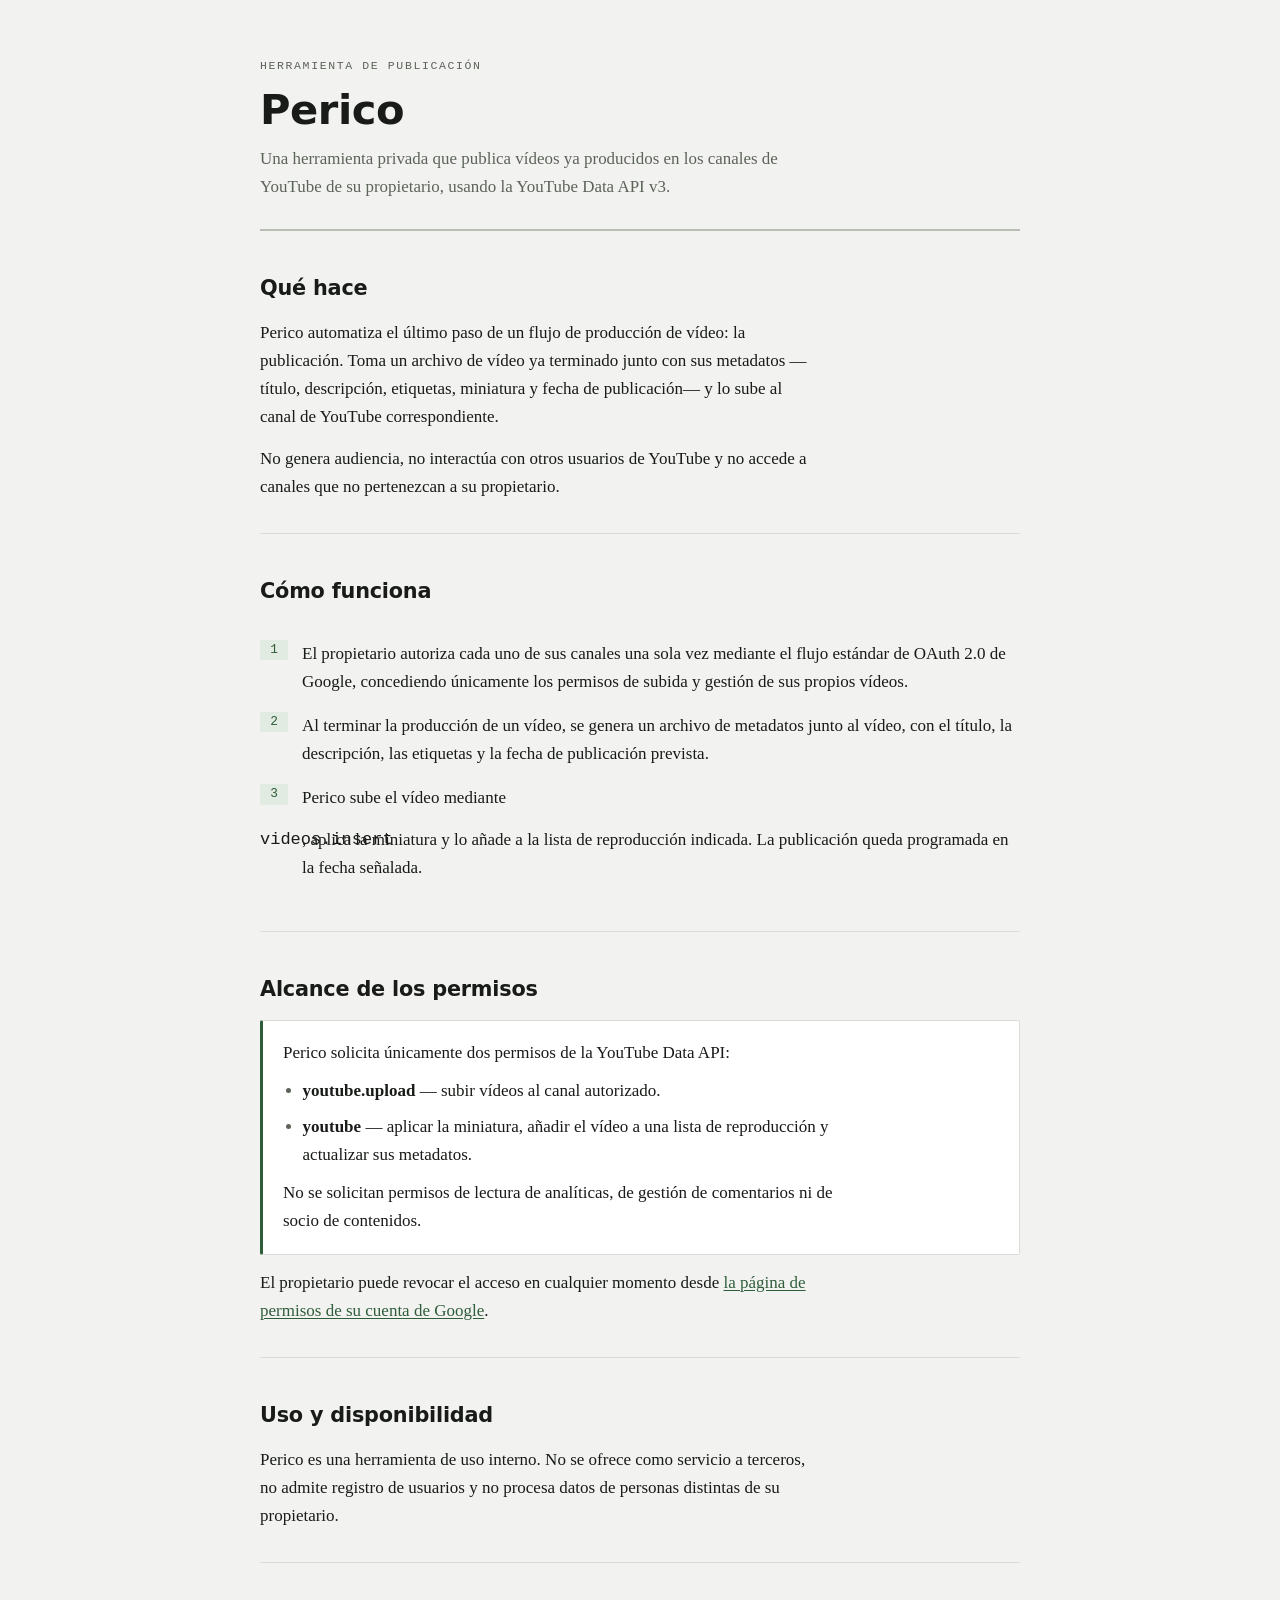
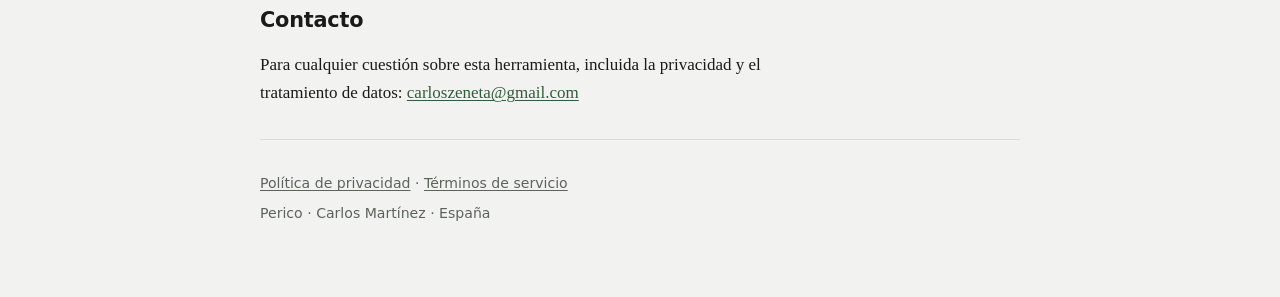
<file: index.html>
<!doctype html>
<html lang="es">
<head>
<meta charset="utf-8">
<meta name="viewport" content="width=device-width,initial-scale=1">
<title>Perico — Publicación automatizada de vídeo</title>
<meta name="description" content="Perico es una herramienta privada que publica vídeos en los canales de YouTube de su propietario a través de la YouTube Data API.">
<link rel="stylesheet" href="style.css">
</head>
<body>
<div class="wrap">

  <header class="site">
    <span class="kicker">Herramienta de publicación</span>
    <h1>Perico</h1>
    <p class="lede">Una herramienta privada que publica vídeos ya producidos en los canales de YouTube de su propietario, usando la YouTube Data API v3.</p>
  </header>

  <section>
    <h2>Qué hace</h2>
    <p>Perico automatiza el último paso de un flujo de producción de vídeo: la publicación. Toma un archivo de vídeo ya terminado junto con sus metadatos —título, descripción, etiquetas, miniatura y fecha de publicación— y lo sube al canal de YouTube correspondiente.</p>
    <p>No genera audiencia, no interactúa con otros usuarios de YouTube y no accede a canales que no pertenezcan a su propietario.</p>
  </section>

  <section>
    <h2>Cómo funciona</h2>
    <ol class="steps">
      <li>El propietario autoriza cada uno de sus canales una sola vez mediante el flujo estándar de OAuth&nbsp;2.0 de Google, concediendo únicamente los permisos de subida y gestión de sus propios vídeos.</li>
      <li>Al terminar la producción de un vídeo, se genera un archivo de metadatos junto al vídeo, con el título, la descripción, las etiquetas y la fecha de publicación prevista.</li>
      <li>Perico sube el vídeo mediante <code>videos.insert</code>, aplica la miniatura y lo añade a la lista de reproducción indicada. La publicación queda programada en la fecha señalada.</li>
    </ol>
  </section>

  <section>
    <h2>Alcance de los permisos</h2>
    <div class="box">
      <p>Perico solicita únicamente dos permisos de la YouTube Data API:</p>
      <ul>
        <li><strong>youtube.upload</strong> — subir vídeos al canal autorizado.</li>
        <li><strong>youtube</strong> — aplicar la miniatura, añadir el vídeo a una lista de reproducción y actualizar sus metadatos.</li>
      </ul>
      <p>No se solicitan permisos de lectura de analíticas, de gestión de comentarios ni de socio de contenidos.</p>
    </div>
    <p>El propietario puede revocar el acceso en cualquier momento desde <a href="https://myaccount.google.com/permissions" rel="noopener">la página de permisos de su cuenta de Google</a>.</p>
  </section>

  <section>
    <h2>Uso y disponibilidad</h2>
    <p>Perico es una herramienta de uso interno. No se ofrece como servicio a terceros, no admite registro de usuarios y no procesa datos de personas distintas de su propietario.</p>
  </section>

  <section>
    <h2>Contacto</h2>
    <p>Para cualquier cuestión sobre esta herramienta, incluida la privacidad y el tratamiento de datos: <a href="mailto:carloszeneta@gmail.com">carloszeneta@gmail.com</a></p>
  </section>

  <footer>
    <p><a href="privacidad.html">Política de privacidad</a> · <a href="terminos.html">Términos de servicio</a></p>
    <p>Perico · Carlos Martínez · España</p>
  </footer>

</div>
</body>
</html>
</file>
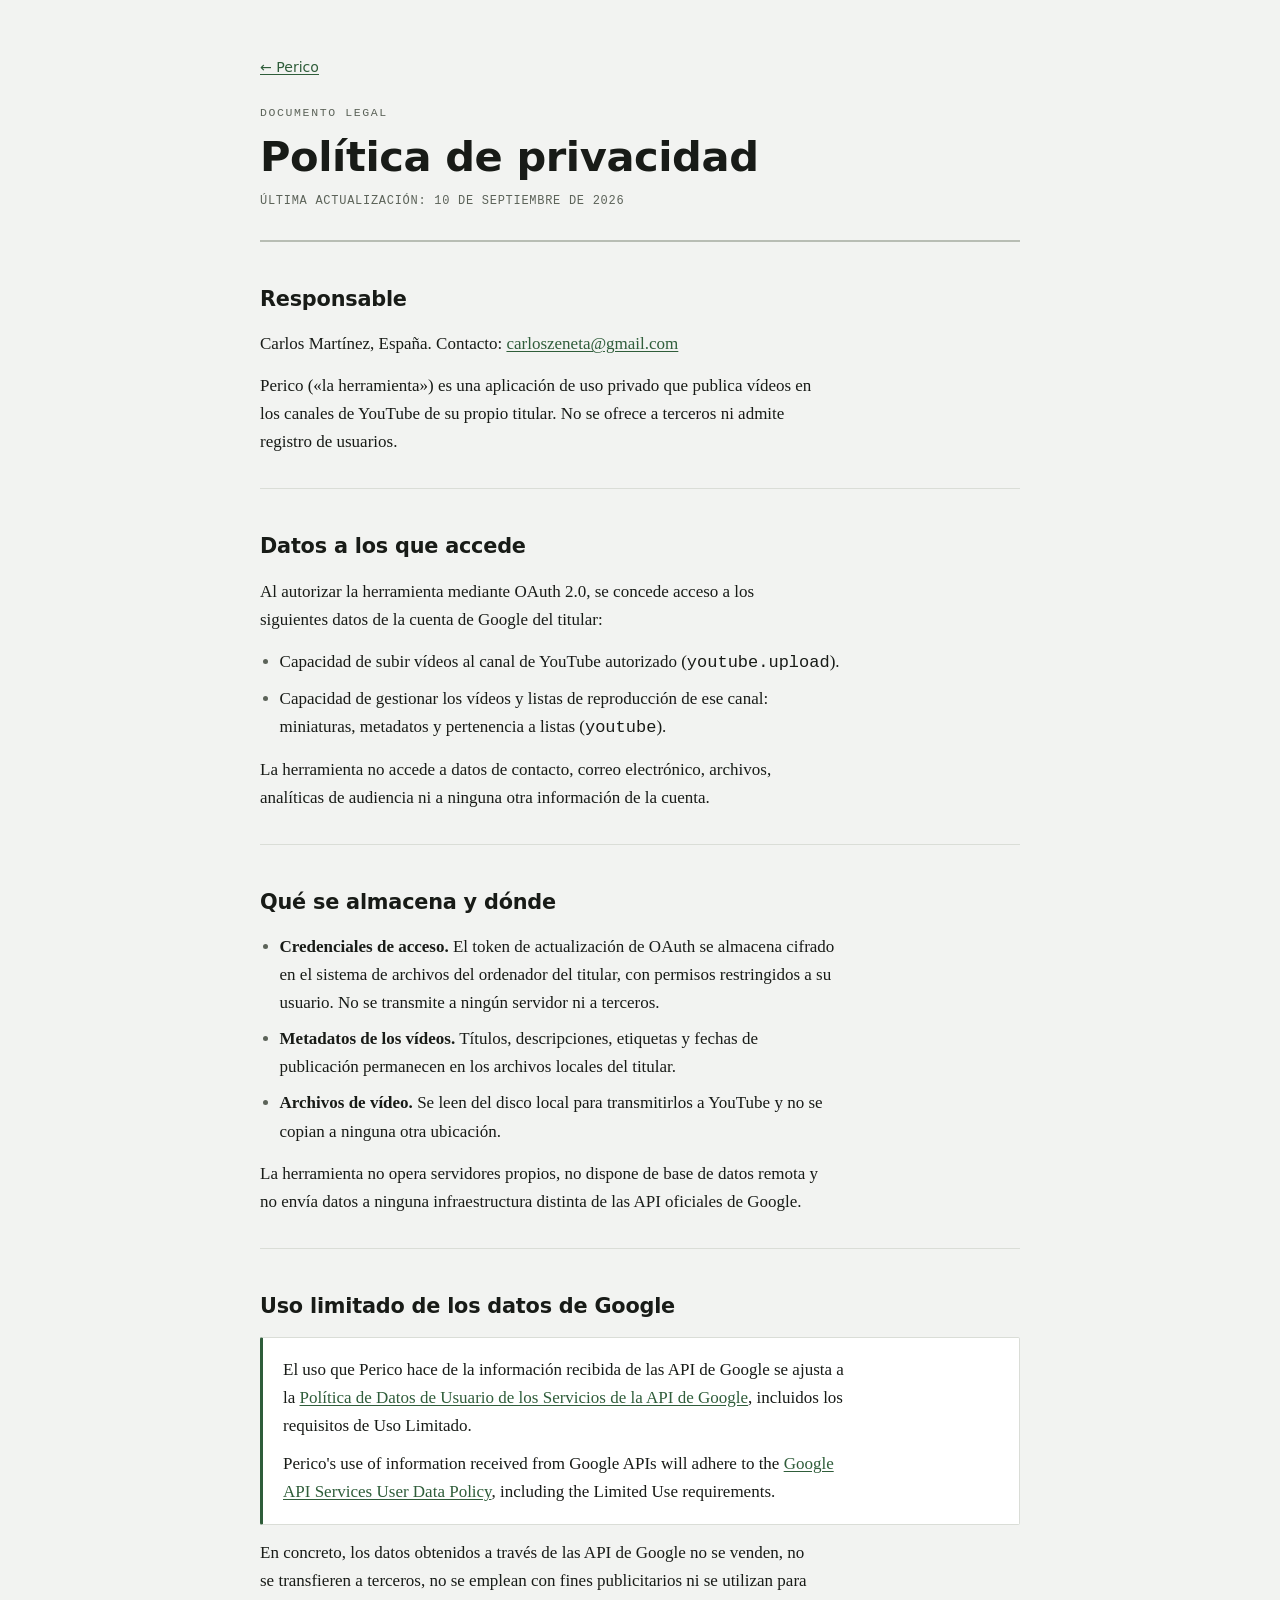
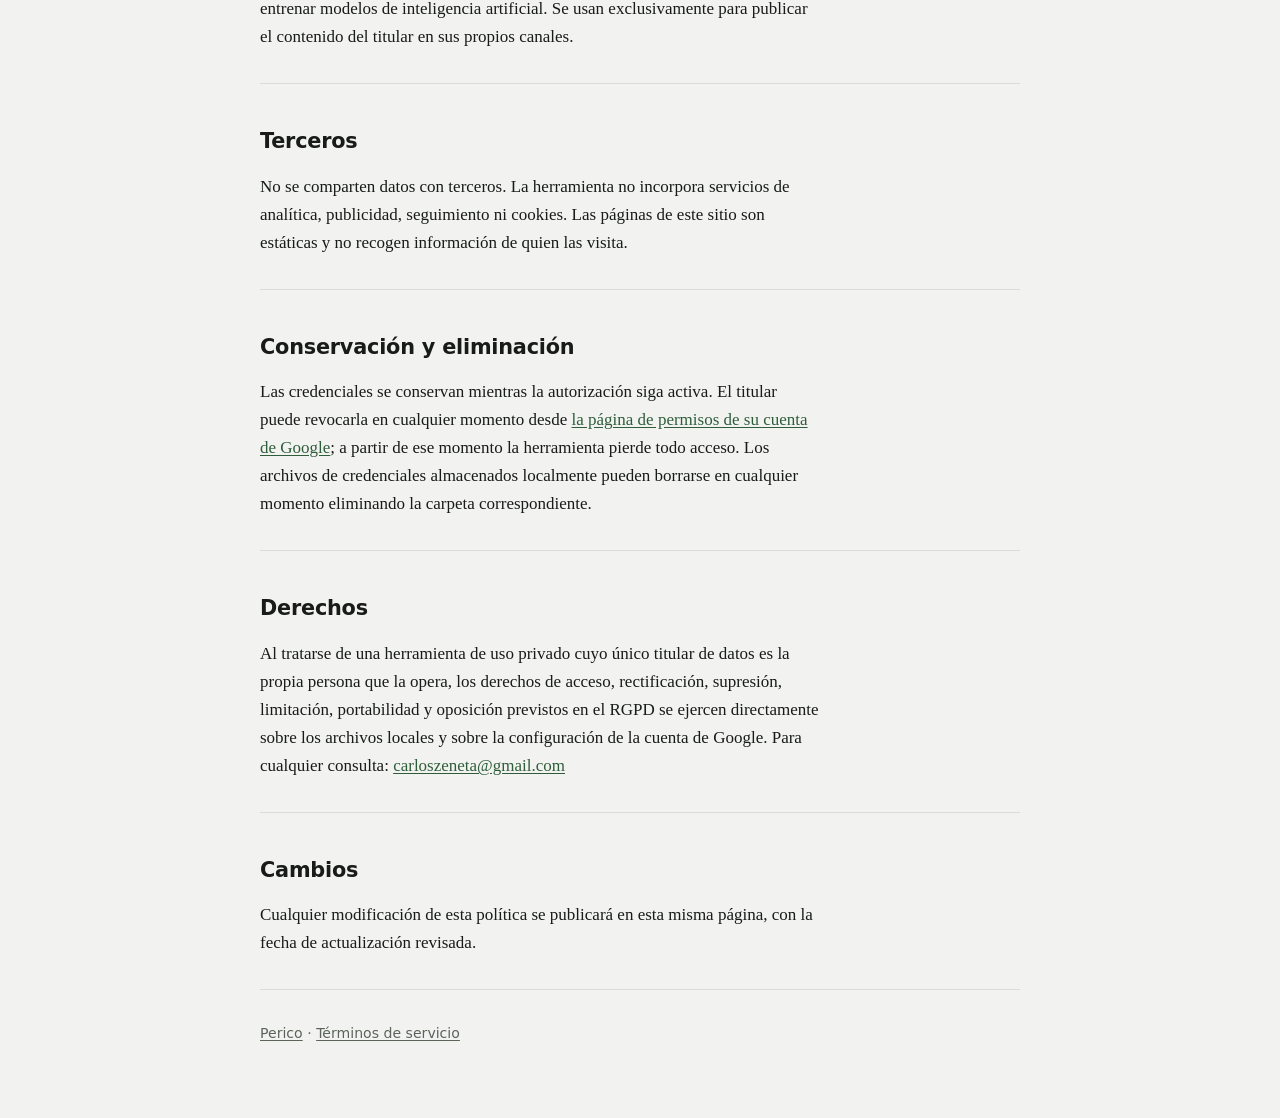
<file: privacidad.html>
<!doctype html>
<html lang="es">
<head>
<meta charset="utf-8">
<meta name="viewport" content="width=device-width,initial-scale=1">
<title>Política de privacidad — Perico</title>
<meta name="description" content="Política de privacidad de Perico: qué datos trata, cómo los almacena y cumplimiento de la Política de Datos de Usuario de los Servicios de la API de Google.">
<link rel="stylesheet" href="style.css">
</head>
<body>
<div class="wrap">

  <nav class="crumbs"><a href="index.html">← Perico</a></nav>

  <header class="site">
    <span class="kicker">Documento legal</span>
    <h1>Política de privacidad</h1>
    <p class="updated">Última actualización: 10 de septiembre de 2026</p>
  </header>

  <section>
    <h2>Responsable</h2>
    <p>Carlos Martínez, España. Contacto: <a href="mailto:carloszeneta@gmail.com">carloszeneta@gmail.com</a></p>
    <p>Perico («la herramienta») es una aplicación de uso privado que publica vídeos en los canales de YouTube de su propio titular. No se ofrece a terceros ni admite registro de usuarios.</p>
  </section>

  <section>
    <h2>Datos a los que accede</h2>
    <p>Al autorizar la herramienta mediante OAuth 2.0, se concede acceso a los siguientes datos de la cuenta de Google del titular:</p>
    <ul>
      <li>Capacidad de subir vídeos al canal de YouTube autorizado (<code>youtube.upload</code>).</li>
      <li>Capacidad de gestionar los vídeos y listas de reproducción de ese canal: miniaturas, metadatos y pertenencia a listas (<code>youtube</code>).</li>
    </ul>
    <p>La herramienta no accede a datos de contacto, correo electrónico, archivos, analíticas de audiencia ni a ninguna otra información de la cuenta.</p>
  </section>

  <section>
    <h2>Qué se almacena y dónde</h2>
    <ul>
      <li><strong>Credenciales de acceso.</strong> El token de actualización de OAuth se almacena cifrado en el sistema de archivos del ordenador del titular, con permisos restringidos a su usuario. No se transmite a ningún servidor ni a terceros.</li>
      <li><strong>Metadatos de los vídeos.</strong> Títulos, descripciones, etiquetas y fechas de publicación permanecen en los archivos locales del titular.</li>
      <li><strong>Archivos de vídeo.</strong> Se leen del disco local para transmitirlos a YouTube y no se copian a ninguna otra ubicación.</li>
    </ul>
    <p>La herramienta no opera servidores propios, no dispone de base de datos remota y no envía datos a ninguna infraestructura distinta de las API oficiales de Google.</p>
  </section>

  <section>
    <h2>Uso limitado de los datos de Google</h2>
    <div class="box">
      <p>El uso que Perico hace de la información recibida de las API de Google se ajusta a la <a href="https://developers.google.com/terms/api-services-user-data-policy" rel="noopener">Política de Datos de Usuario de los Servicios de la API de Google</a>, incluidos los requisitos de Uso Limitado.</p>
      <p>Perico's use of information received from Google APIs will adhere to the <a href="https://developers.google.com/terms/api-services-user-data-policy" rel="noopener">Google API Services User Data Policy</a>, including the Limited Use requirements.</p>
    </div>
    <p>En concreto, los datos obtenidos a través de las API de Google no se venden, no se transfieren a terceros, no se emplean con fines publicitarios ni se utilizan para entrenar modelos de inteligencia artificial. Se usan exclusivamente para publicar el contenido del titular en sus propios canales.</p>
  </section>

  <section>
    <h2>Terceros</h2>
    <p>No se comparten datos con terceros. La herramienta no incorpora servicios de analítica, publicidad, seguimiento ni cookies. Las páginas de este sitio son estáticas y no recogen información de quien las visita.</p>
  </section>

  <section>
    <h2>Conservación y eliminación</h2>
    <p>Las credenciales se conservan mientras la autorización siga activa. El titular puede revocarla en cualquier momento desde <a href="https://myaccount.google.com/permissions" rel="noopener">la página de permisos de su cuenta de Google</a>; a partir de ese momento la herramienta pierde todo acceso. Los archivos de credenciales almacenados localmente pueden borrarse en cualquier momento eliminando la carpeta correspondiente.</p>
  </section>

  <section>
    <h2>Derechos</h2>
    <p>Al tratarse de una herramienta de uso privado cuyo único titular de datos es la propia persona que la opera, los derechos de acceso, rectificación, supresión, limitación, portabilidad y oposición previstos en el RGPD se ejercen directamente sobre los archivos locales y sobre la configuración de la cuenta de Google. Para cualquier consulta: <a href="mailto:carloszeneta@gmail.com">carloszeneta@gmail.com</a></p>
  </section>

  <section>
    <h2>Cambios</h2>
    <p>Cualquier modificación de esta política se publicará en esta misma página, con la fecha de actualización revisada.</p>
  </section>

  <footer>
    <p><a href="index.html">Perico</a> · <a href="terminos.html">Términos de servicio</a></p>
  </footer>

</div>
</body>
</html>
</file>
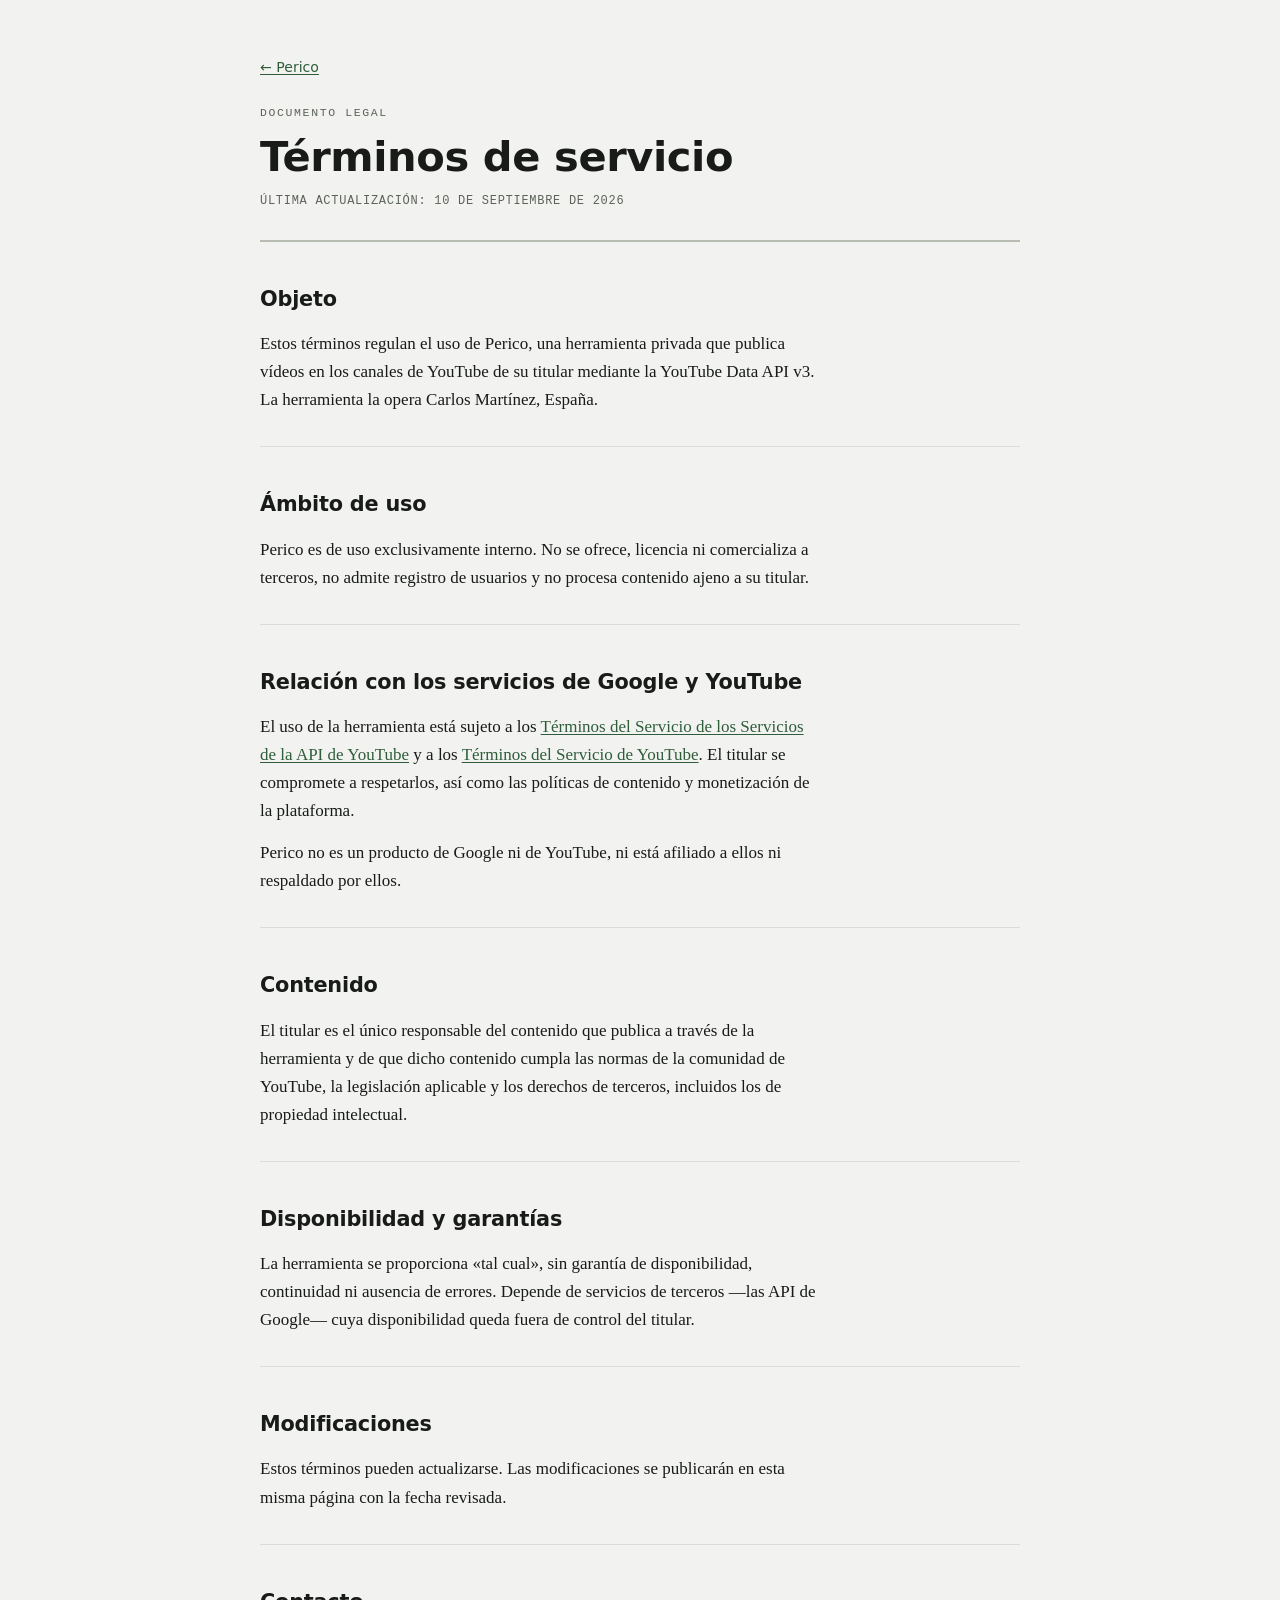
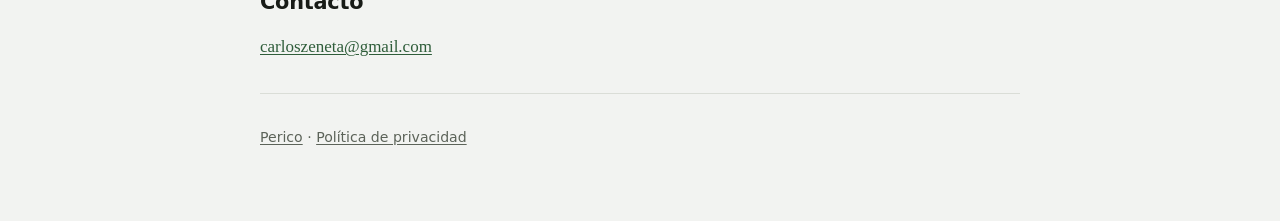
<file: terminos.html>
<!doctype html>
<html lang="es">
<head>
<meta charset="utf-8">
<meta name="viewport" content="width=device-width,initial-scale=1">
<title>Términos de servicio — Perico</title>
<meta name="description" content="Términos de servicio de Perico, herramienta privada de publicación de vídeo mediante la YouTube Data API.">
<link rel="stylesheet" href="style.css">
</head>
<body>
<div class="wrap">

  <nav class="crumbs"><a href="index.html">← Perico</a></nav>

  <header class="site">
    <span class="kicker">Documento legal</span>
    <h1>Términos de servicio</h1>
    <p class="updated">Última actualización: 10 de septiembre de 2026</p>
  </header>

  <section>
    <h2>Objeto</h2>
    <p>Estos términos regulan el uso de Perico, una herramienta privada que publica vídeos en los canales de YouTube de su titular mediante la YouTube Data API v3. La herramienta la opera Carlos Martínez, España.</p>
  </section>

  <section>
    <h2>Ámbito de uso</h2>
    <p>Perico es de uso exclusivamente interno. No se ofrece, licencia ni comercializa a terceros, no admite registro de usuarios y no procesa contenido ajeno a su titular.</p>
  </section>

  <section>
    <h2>Relación con los servicios de Google y YouTube</h2>
    <p>El uso de la herramienta está sujeto a los <a href="https://developers.google.com/youtube/terms/api-services-terms-of-service" rel="noopener">Términos del Servicio de los Servicios de la API de YouTube</a> y a los <a href="https://www.youtube.com/t/terms" rel="noopener">Términos del Servicio de YouTube</a>. El titular se compromete a respetarlos, así como las políticas de contenido y monetización de la plataforma.</p>
    <p>Perico no es un producto de Google ni de YouTube, ni está afiliado a ellos ni respaldado por ellos.</p>
  </section>

  <section>
    <h2>Contenido</h2>
    <p>El titular es el único responsable del contenido que publica a través de la herramienta y de que dicho contenido cumpla las normas de la comunidad de YouTube, la legislación aplicable y los derechos de terceros, incluidos los de propiedad intelectual.</p>
  </section>

  <section>
    <h2>Disponibilidad y garantías</h2>
    <p>La herramienta se proporciona «tal cual», sin garantía de disponibilidad, continuidad ni ausencia de errores. Depende de servicios de terceros —las API de Google— cuya disponibilidad queda fuera de control del titular.</p>
  </section>

  <section>
    <h2>Modificaciones</h2>
    <p>Estos términos pueden actualizarse. Las modificaciones se publicarán en esta misma página con la fecha revisada.</p>
  </section>

  <section>
    <h2>Contacto</h2>
    <p><a href="mailto:carloszeneta@gmail.com">carloszeneta@gmail.com</a></p>
  </section>

  <footer>
    <p><a href="index.html">Perico</a> · <a href="privacidad.html">Política de privacidad</a></p>
  </footer>

</div>
</body>
</html>
</file>
<file: style.css>
:root{
  --ground:#F2F3F1;--surface:#FFFFFF;--line:#DADDD7;--line-2:#B8BDB4;
  --text:#181B17;--muted:#5C6359;--accent:#2F5D3A;--accent-soft:#E1EBE1;
  --measure:66ch;
}
@media (prefers-color-scheme: dark){
  :root{
    --ground:#101310;--surface:#171B17;--line:#2A302A;--line-2:#3C443C;
    --text:#E3E7E1;--muted:#98A096;--accent:#7FBB8C;--accent-soft:#18291B;
  }
}
*{box-sizing:border-box}
body{
  margin:0;background:var(--ground);color:var(--text);
  font-family:"Iowan Old Style","Palatino Linotype",Georgia,serif;
  font-size:17px;line-height:1.65;padding-inline:20px;padding-block:0;
  -webkit-font-smoothing:antialiased;
}
.wrap{max-width:760px;margin:0 auto;padding-block:56px 72px}
h1,h2,h3{font-family:ui-sans-serif,system-ui,"Helvetica Neue",Arial,sans-serif;text-wrap:balance;margin:0;letter-spacing:-.01em}
h1{font-size:clamp(1.9rem,4.6vw,2.6rem);font-weight:700;line-height:1.1}
h2{font-size:1.3rem;font-weight:650;margin-top:8px}
h3{font-size:1.02rem;font-weight:650}
p,li{max-width:var(--measure)}
p{margin:0}
a{color:var(--accent);text-underline-offset:2px}
header.site{display:flex;flex-direction:column;gap:12px;padding-bottom:28px;border-bottom:2px solid var(--line-2)}
.kicker{font-family:ui-monospace,Menlo,monospace;font-size:.72rem;letter-spacing:.14em;text-transform:uppercase;color:var(--muted)}
.lede{color:var(--muted);font-size:1.06rem}
section{display:flex;flex-direction:column;gap:14px;padding-block:32px;border-bottom:1px solid var(--line)}
section:last-of-type{border-bottom:0}
ul{margin:0;padding-left:1.15em;display:flex;flex-direction:column;gap:8px}
ul li::marker{color:var(--muted)}
.box{background:var(--surface);border:1px solid var(--line);border-left:3px solid var(--accent);border-radius:2px;padding:18px 20px;display:flex;flex-direction:column;gap:10px}
.steps{list-style:none;counter-reset:s;padding:0;display:flex;flex-direction:column;gap:16px}
.steps li{counter-increment:s;display:grid;grid-template-columns:28px 1fr;gap:14px;align-items:start;max-width:none}
.steps li::before{content:counter(s);font-family:ui-monospace,monospace;font-size:.8rem;color:var(--accent);background:var(--accent-soft);border-radius:2px;padding:4px 0;text-align:center;line-height:1}
nav.crumbs{display:flex;gap:16px;flex-wrap:wrap;font-family:ui-sans-serif,system-ui,sans-serif;font-size:.88rem;padding-bottom:24px}
footer{padding-top:32px;border-top:1px solid var(--line);color:var(--muted);font-size:.88rem;display:flex;flex-direction:column;gap:6px;font-family:ui-sans-serif,system-ui,sans-serif}
footer a{color:var(--muted)}
.updated{font-family:ui-monospace,monospace;font-size:.75rem;letter-spacing:.06em;color:var(--muted);text-transform:uppercase}
@media (max-width:520px){.wrap{padding-block:40px 56px}}
</file>
